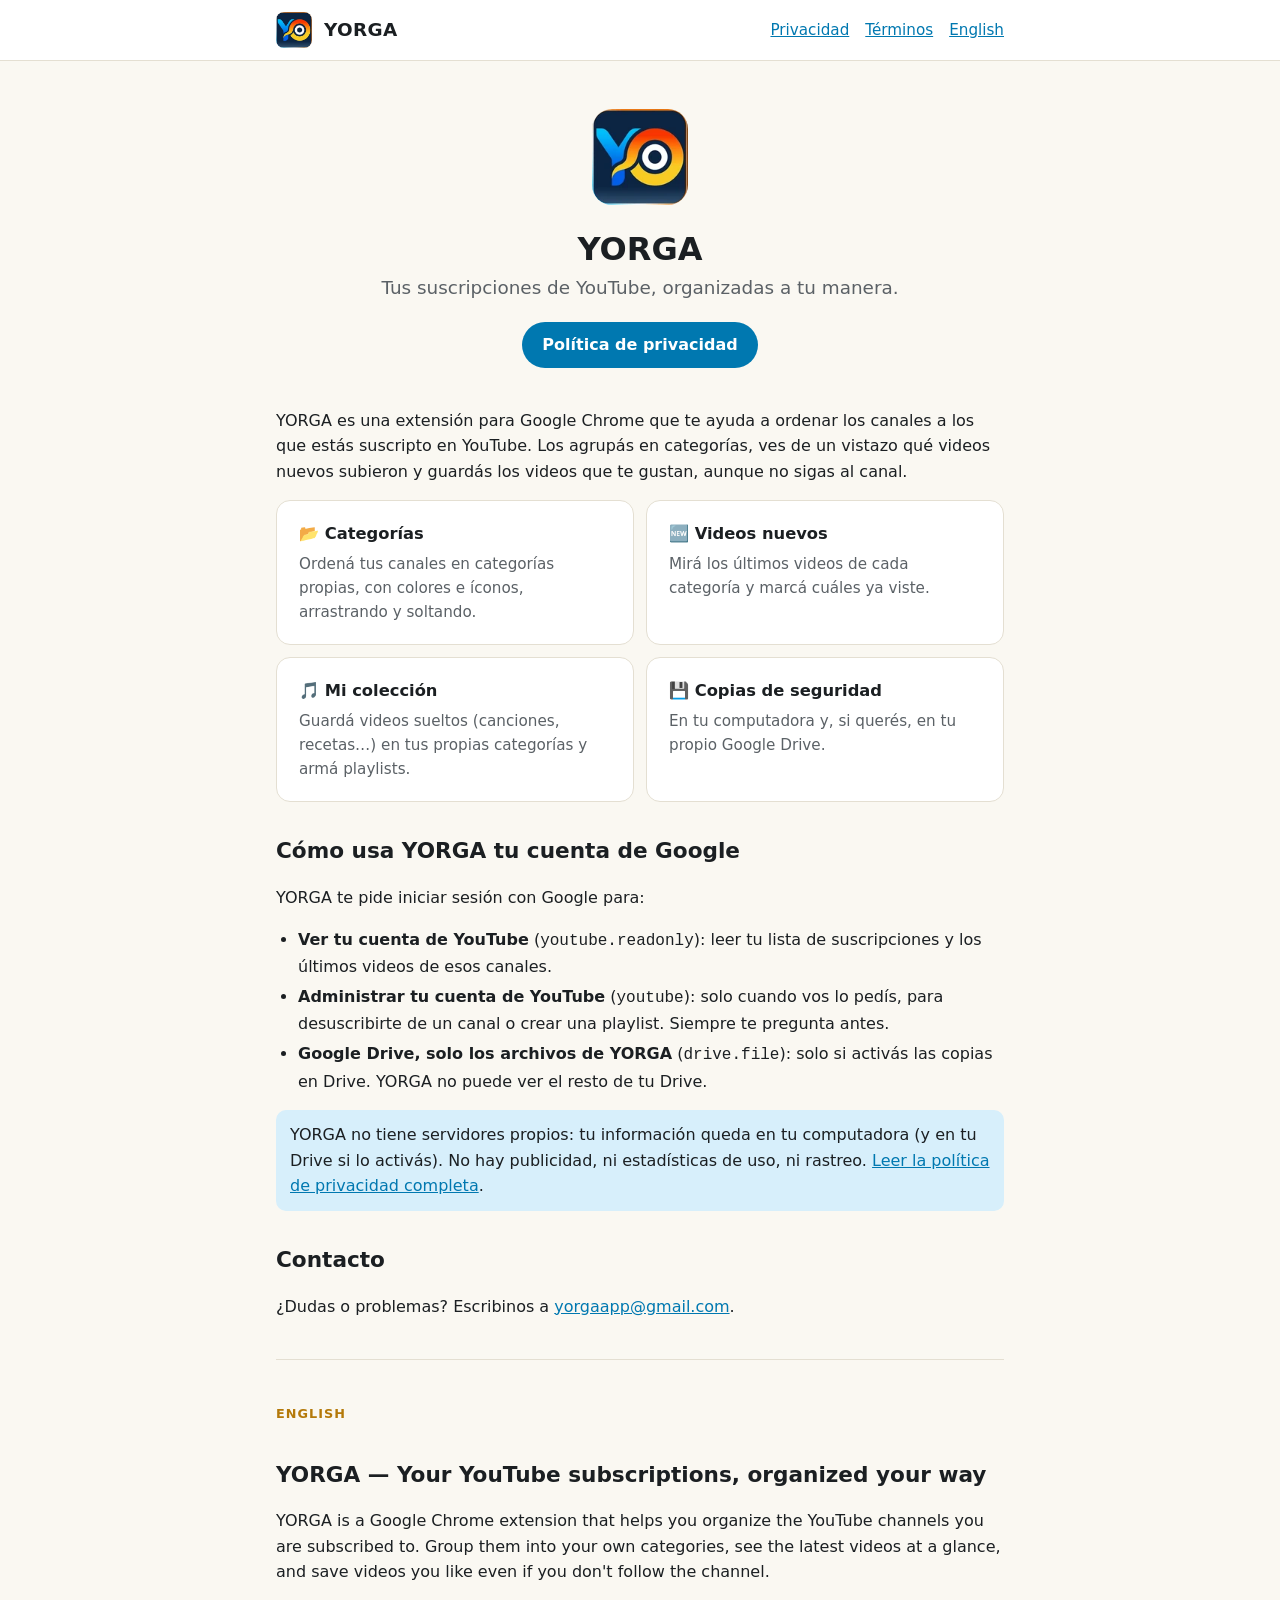
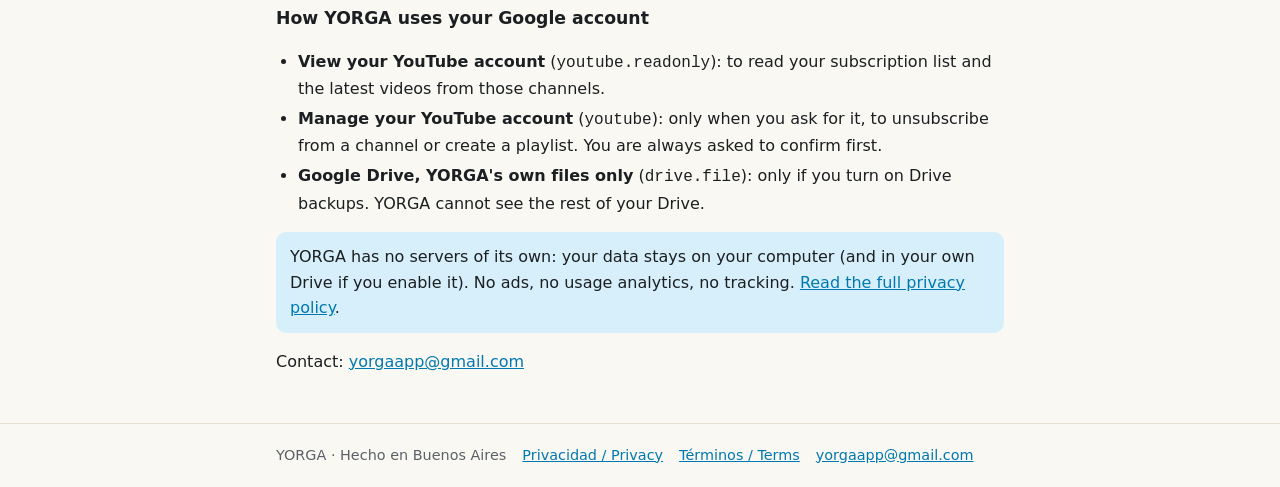
<file: index.html>
<!doctype html>
<html lang="es">
<head>
<meta charset="utf-8">
<meta name="viewport" content="width=device-width, initial-scale=1">
<title>YORGA — Tus suscripciones de YouTube, organizadas</title>
<meta name="description" content="YORGA es una extensión de Chrome para organizar tus suscripciones de YouTube en categorías, ver los videos nuevos y guardar tus videos favoritos. Sin servidores, sin publicidad y sin rastreo.">
<link rel="canonical" href="https://yorgaapp.com/">
<link rel="icon" href="icon128.png">
<link rel="stylesheet" href="estilo.css">
</head>
<body>
<header class="top">
  <div class="wrap">
    <img src="yorga-icon.webp" alt="">
    <a class="name" href="./">YORGA</a>
    <nav>
      <a href="privacidad.html">Privacidad</a>
      <a href="terminos.html">Términos</a>
      <a href="#en">English</a>
    </nav>
  </div>
</header>

<main class="wrap">
  <section class="hero">
    <img src="yorga-icon.webp" alt="Logo de YORGA">
    <h1>YORGA</h1>
    <p class="lead">Tus suscripciones de YouTube, organizadas a tu manera.</p>
    <a class="btn" href="privacidad.html">Política de privacidad</a>
  </section>

  <p>YORGA es una extensión para Google Chrome que te ayuda a ordenar los canales a los que estás suscripto en YouTube. Los agrupás en categorías, ves de un vistazo qué videos nuevos subieron y guardás los videos que te gustan, aunque no sigas al canal.</p>

  <div class="grid">
    <div class="card"><h3>📂 Categorías</h3><p>Ordená tus canales en categorías propias, con colores e íconos, arrastrando y soltando.</p></div>
    <div class="card"><h3>🆕 Videos nuevos</h3><p>Mirá los últimos videos de cada categoría y marcá cuáles ya viste.</p></div>
    <div class="card"><h3>🎵 Mi colección</h3><p>Guardá videos sueltos (canciones, recetas…) en tus propias categorías y armá playlists.</p></div>
    <div class="card"><h3>💾 Copias de seguridad</h3><p>En tu computadora y, si querés, en tu propio Google Drive.</p></div>
  </div>

  <h2>Cómo usa YORGA tu cuenta de Google</h2>
  <p>YORGA te pide iniciar sesión con Google para:</p>
  <ul>
    <li><strong>Ver tu cuenta de YouTube</strong> (<code>youtube.readonly</code>): leer tu lista de suscripciones y los últimos videos de esos canales.</li>
    <li><strong>Administrar tu cuenta de YouTube</strong> (<code>youtube</code>): solo cuando vos lo pedís, para desuscribirte de un canal o crear una playlist. Siempre te pregunta antes.</li>
    <li><strong>Google Drive, solo los archivos de YORGA</strong> (<code>drive.file</code>): solo si activás las copias en Drive. YORGA no puede ver el resto de tu Drive.</li>
  </ul>
  <p class="note">YORGA no tiene servidores propios: tu información queda en tu computadora (y en tu Drive si lo activás). No hay publicidad, ni estadísticas de uso, ni rastreo. <a href="privacidad.html">Leer la política de privacidad completa</a>.</p>

  <h2>Contacto</h2>
  <p>¿Dudas o problemas? Escribinos a <a href="mailto:yorgaapp@gmail.com">yorgaapp@gmail.com</a>.</p>

  <hr id="en">

  <span class="lang">English</span>
  <h2>YORGA — Your YouTube subscriptions, organized your way</h2>
  <p>YORGA is a Google Chrome extension that helps you organize the YouTube channels you are subscribed to. Group them into your own categories, see the latest videos at a glance, and save videos you like even if you don't follow the channel.</p>
  <h3>How YORGA uses your Google account</h3>
  <ul>
    <li><strong>View your YouTube account</strong> (<code>youtube.readonly</code>): to read your subscription list and the latest videos from those channels.</li>
    <li><strong>Manage your YouTube account</strong> (<code>youtube</code>): only when you ask for it, to unsubscribe from a channel or create a playlist. You are always asked to confirm first.</li>
    <li><strong>Google Drive, YORGA's own files only</strong> (<code>drive.file</code>): only if you turn on Drive backups. YORGA cannot see the rest of your Drive.</li>
  </ul>
  <p class="note">YORGA has no servers of its own: your data stays on your computer (and in your own Drive if you enable it). No ads, no usage analytics, no tracking. <a href="privacidad.html#en">Read the full privacy policy</a>.</p>
  <p>Contact: <a href="mailto:yorgaapp@gmail.com">yorgaapp@gmail.com</a></p>
</main>

<footer>
  <div class="wrap">
    <span>YORGA · Hecho en Buenos Aires</span>
    <a href="privacidad.html">Privacidad / Privacy</a>
    <a href="terminos.html">Términos / Terms</a>
    <a href="mailto:yorgaapp@gmail.com">yorgaapp@gmail.com</a>
  </div>
</footer>
</body>
</html>
</file>
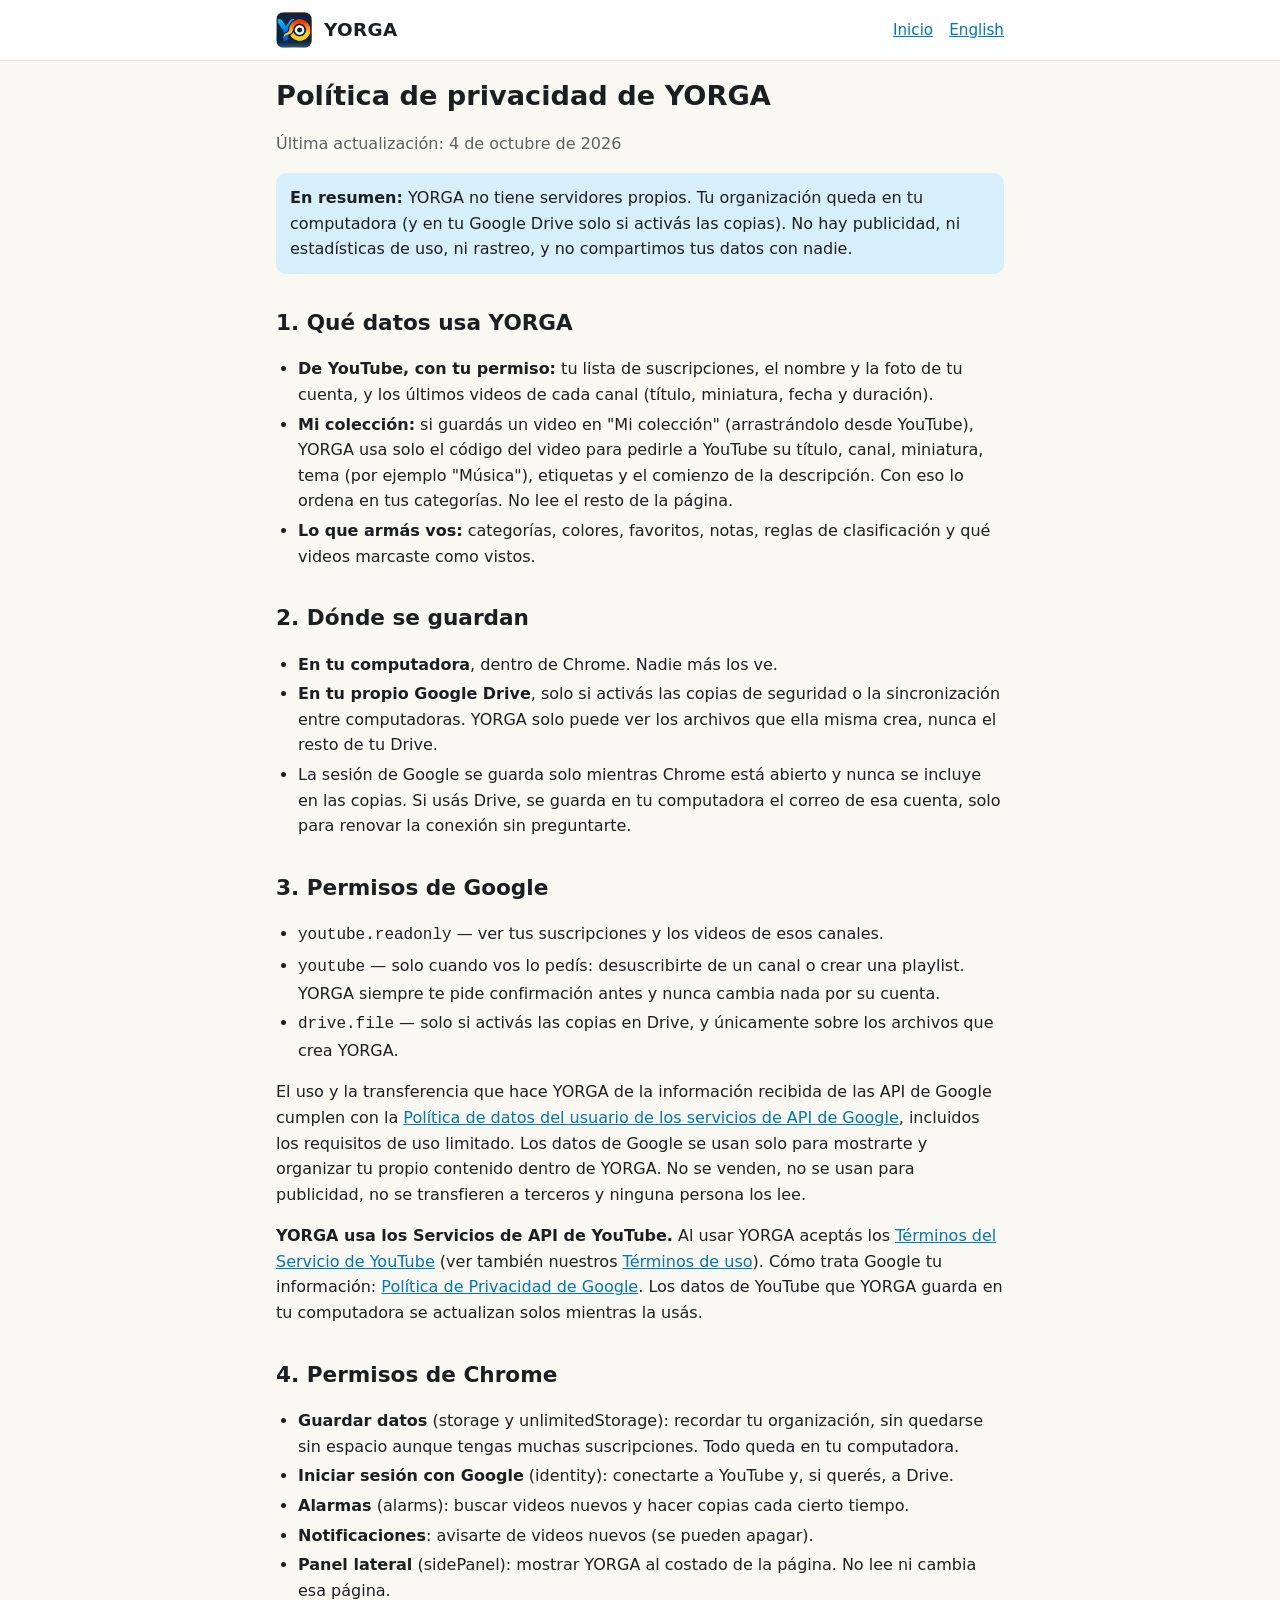
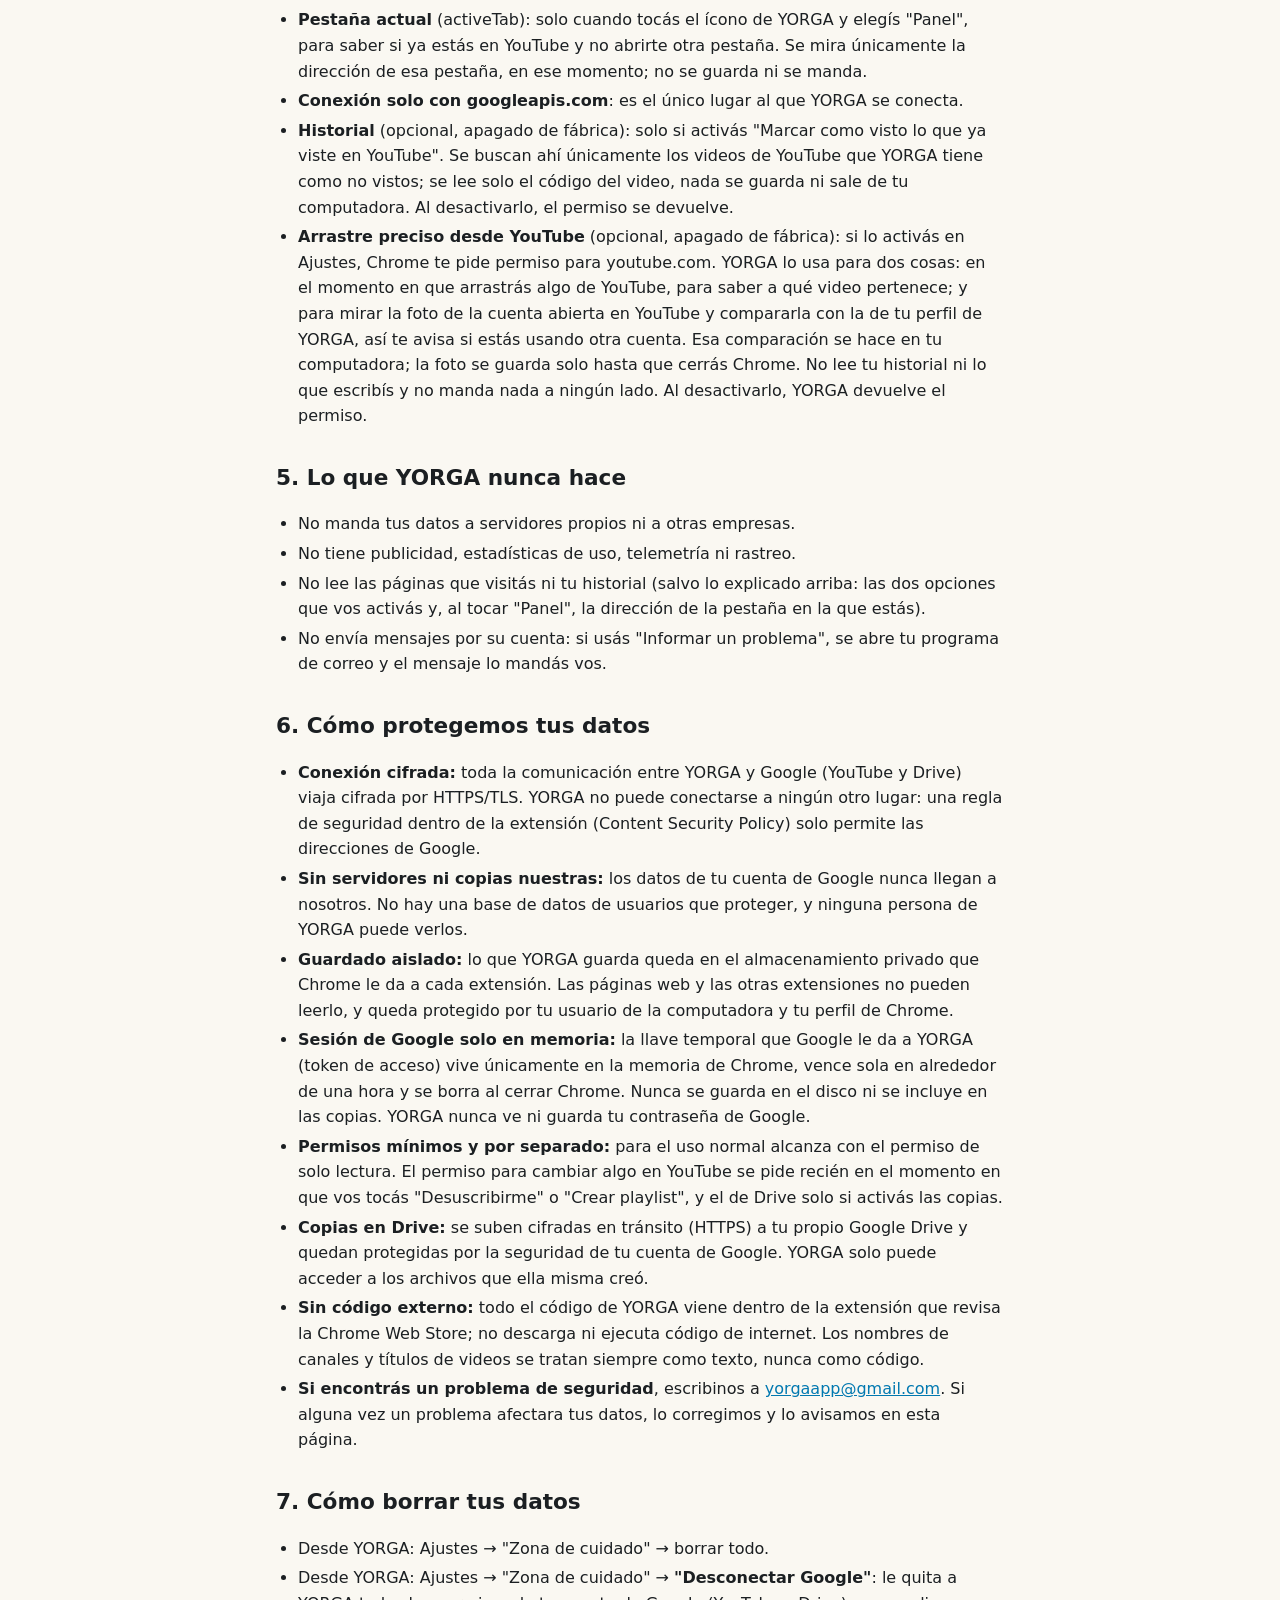
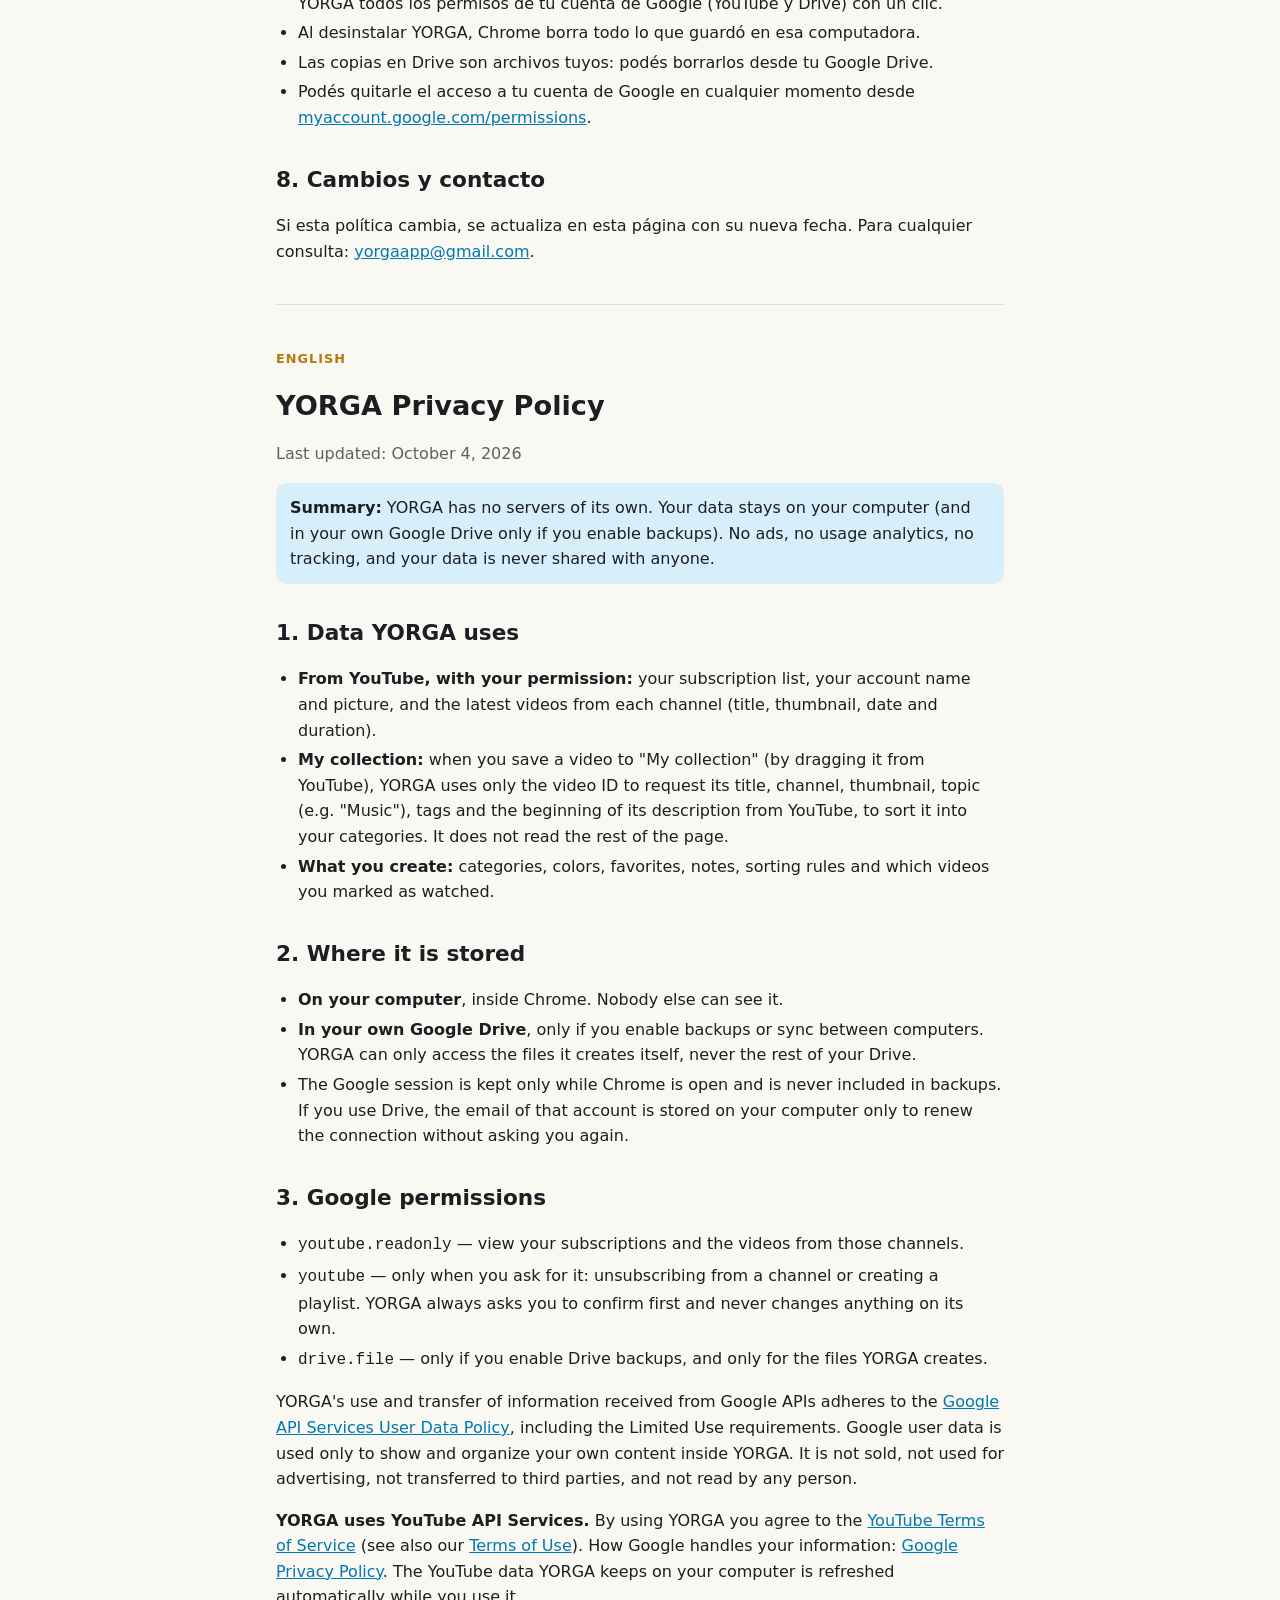
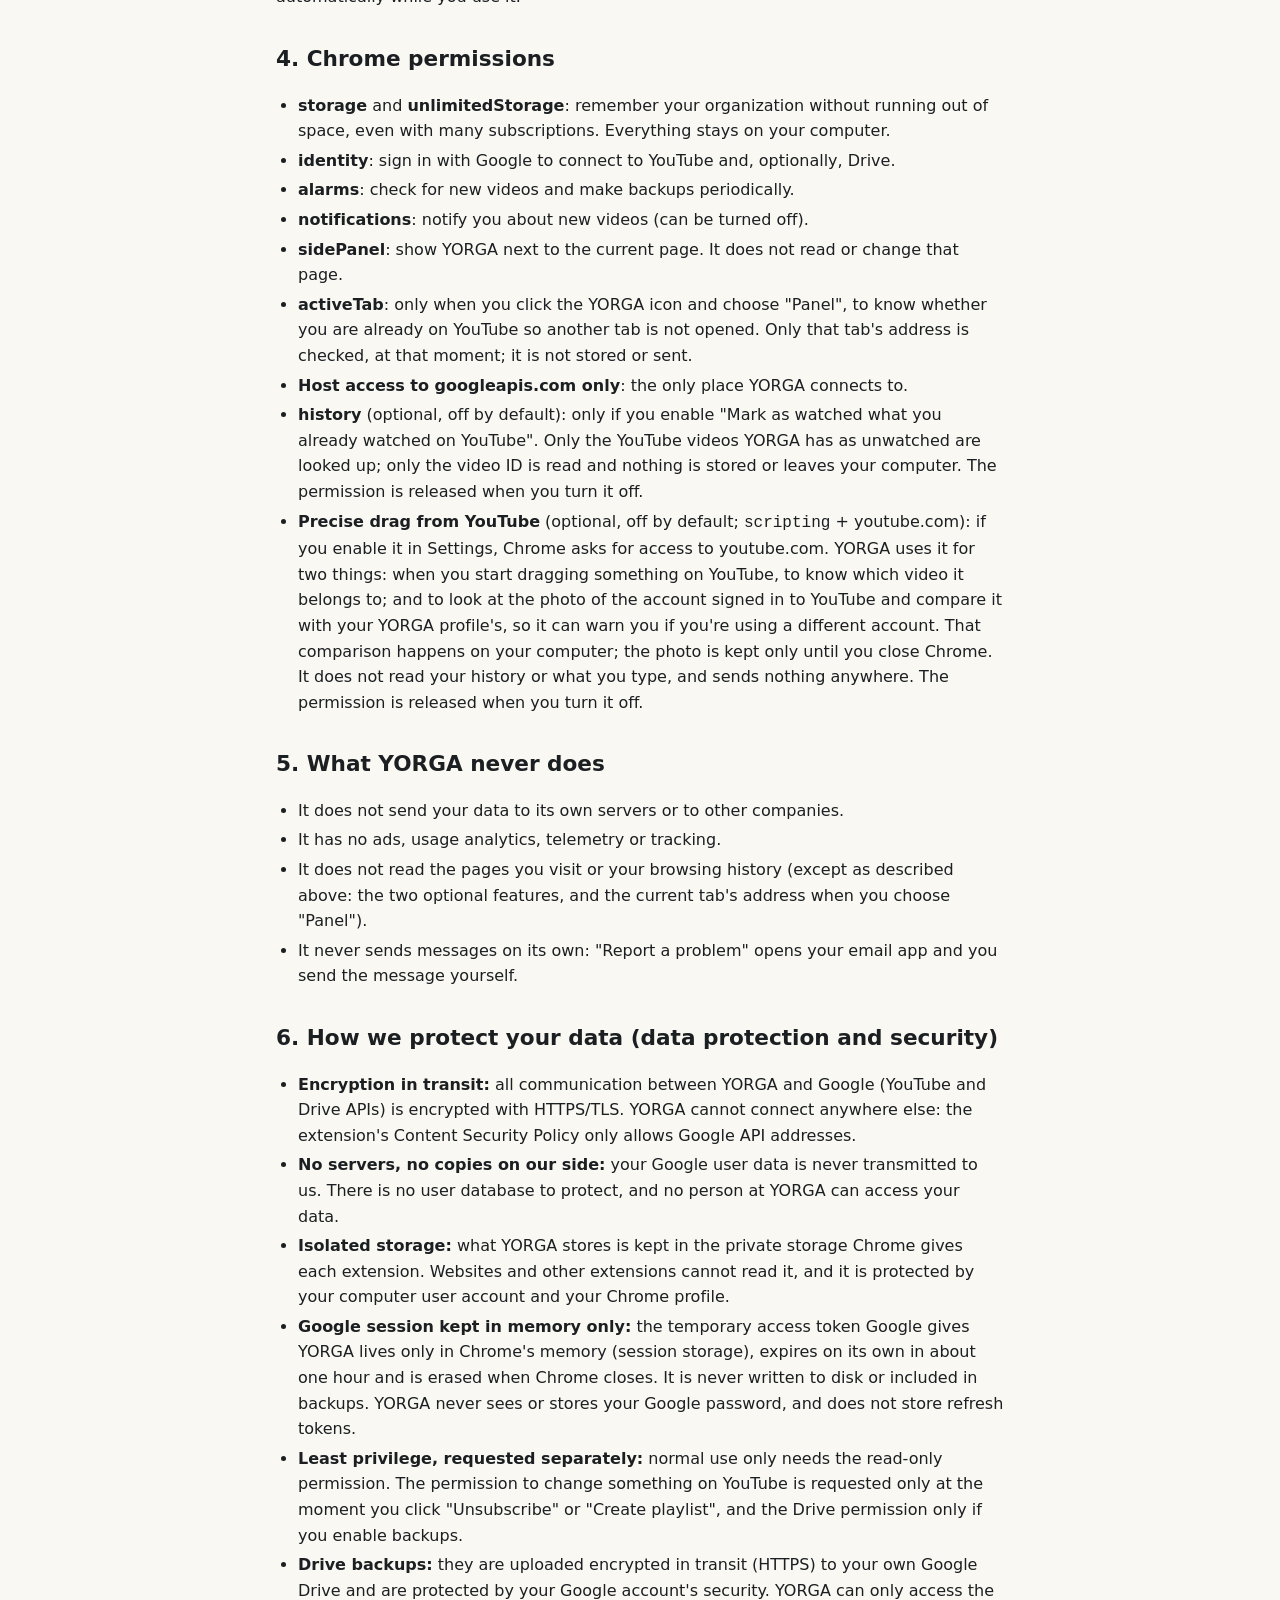
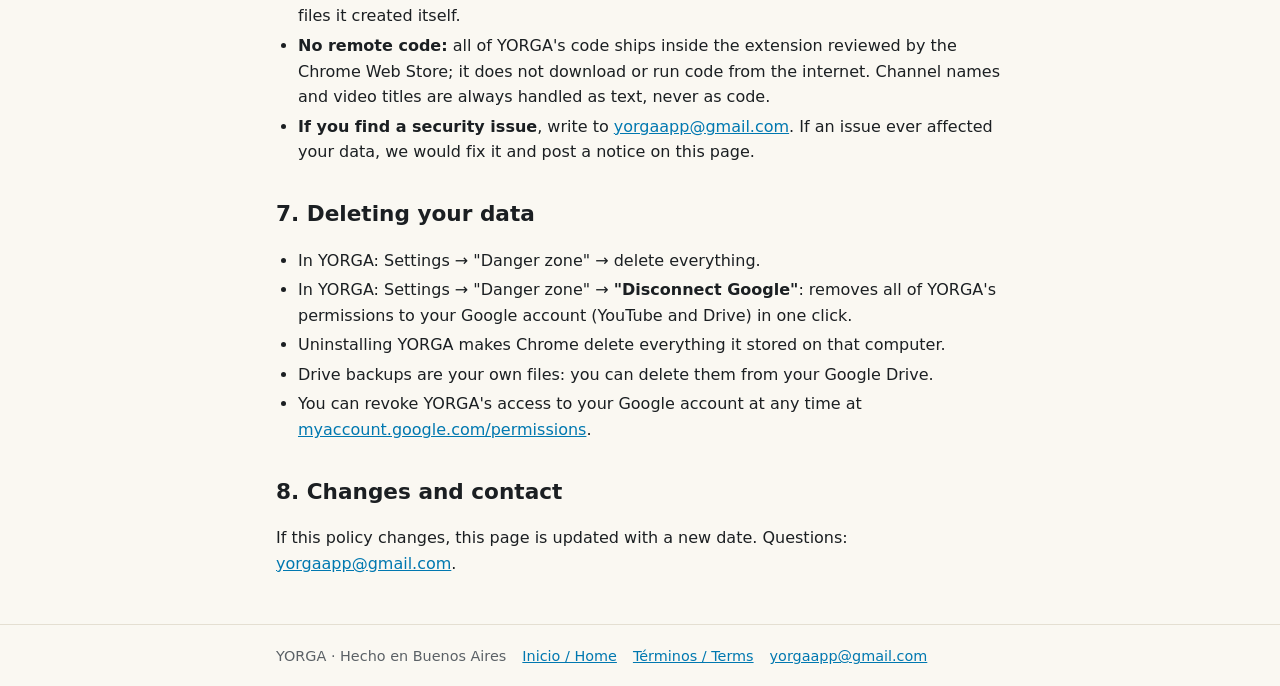
<file: privacidad.html>
<!doctype html>
<html lang="es">
<head>
<meta charset="utf-8">
<meta name="viewport" content="width=device-width, initial-scale=1">
<title>Política de privacidad — YORGA</title>
<meta name="description" content="Política de privacidad de YORGA, la extensión de Chrome para organizar tus suscripciones de YouTube.">
<link rel="canonical" href="https://yorgaapp.com/privacidad.html">
<link rel="icon" href="icon128.png">
<link rel="stylesheet" href="estilo.css">
</head>
<body>
<header class="top">
  <div class="wrap">
    <img src="yorga-icon.webp" alt="">
    <a class="name" href="./">YORGA</a>
    <nav>
      <a href="./">Inicio</a>
      <a href="#en">English</a>
    </nav>
  </div>
</header>

<main class="wrap">
  <h1>Política de privacidad de YORGA</h1>
  <p class="muted">Última actualización: 4 de octubre de 2026</p>

  <p class="note"><strong>En resumen:</strong> YORGA no tiene servidores propios. Tu organización queda en tu computadora (y en tu Google Drive solo si activás las copias). No hay publicidad, ni estadísticas de uso, ni rastreo, y no compartimos tus datos con nadie.</p>

  <h2>1. Qué datos usa YORGA</h2>
  <ul>
    <li><strong>De YouTube, con tu permiso:</strong> tu lista de suscripciones, el nombre y la foto de tu cuenta, y los últimos videos de cada canal (título, miniatura, fecha y duración).</li>
    <li><strong>Mi colección:</strong> si guardás un video en "Mi colección" (arrastrándolo desde YouTube), YORGA usa solo el código del video para pedirle a YouTube su título, canal, miniatura, tema (por ejemplo "Música"), etiquetas y el comienzo de la descripción. Con eso lo ordena en tus categorías. No lee el resto de la página.</li>
    <li><strong>Lo que armás vos:</strong> categorías, colores, favoritos, notas, reglas de clasificación y qué videos marcaste como vistos.</li>
  </ul>

  <h2>2. Dónde se guardan</h2>
  <ul>
    <li><strong>En tu computadora</strong>, dentro de Chrome. Nadie más los ve.</li>
    <li><strong>En tu propio Google Drive</strong>, solo si activás las copias de seguridad o la sincronización entre computadoras. YORGA solo puede ver los archivos que ella misma crea, nunca el resto de tu Drive.</li>
    <li>La sesión de Google se guarda solo mientras Chrome está abierto y nunca se incluye en las copias. Si usás Drive, se guarda en tu computadora el correo de esa cuenta, solo para renovar la conexión sin preguntarte.</li>
  </ul>

  <h2>3. Permisos de Google</h2>
  <ul>
    <li><code>youtube.readonly</code> — ver tus suscripciones y los videos de esos canales.</li>
    <li><code>youtube</code> — solo cuando vos lo pedís: desuscribirte de un canal o crear una playlist. YORGA siempre te pide confirmación antes y nunca cambia nada por su cuenta.</li>
    <li><code>drive.file</code> — solo si activás las copias en Drive, y únicamente sobre los archivos que crea YORGA.</li>
  </ul>
  <p>El uso y la transferencia que hace YORGA de la información recibida de las API de Google cumplen con la <a href="https://developers.google.com/terms/api-services-user-data-policy">Política de datos del usuario de los servicios de API de Google</a>, incluidos los requisitos de uso limitado. Los datos de Google se usan solo para mostrarte y organizar tu propio contenido dentro de YORGA. No se venden, no se usan para publicidad, no se transfieren a terceros y ninguna persona los lee.</p>
  <p><strong>YORGA usa los Servicios de API de YouTube.</strong> Al usar YORGA aceptás los <a href="https://www.youtube.com/t/terms">Términos del Servicio de YouTube</a> (ver también nuestros <a href="terminos.html">Términos de uso</a>). Cómo trata Google tu información: <a href="https://policies.google.com/privacy">Política de Privacidad de Google</a>. Los datos de YouTube que YORGA guarda en tu computadora se actualizan solos mientras la usás.</p>

  <h2>4. Permisos de Chrome</h2>
  <ul>
    <li><strong>Guardar datos</strong> (storage y unlimitedStorage): recordar tu organización, sin quedarse sin espacio aunque tengas muchas suscripciones. Todo queda en tu computadora.</li>
    <li><strong>Iniciar sesión con Google</strong> (identity): conectarte a YouTube y, si querés, a Drive.</li>
    <li><strong>Alarmas</strong> (alarms): buscar videos nuevos y hacer copias cada cierto tiempo.</li>
    <li><strong>Notificaciones</strong>: avisarte de videos nuevos (se pueden apagar).</li>
    <li><strong>Panel lateral</strong> (sidePanel): mostrar YORGA al costado de la página. No lee ni cambia esa página.</li>
    <li><strong>Pestaña actual</strong> (activeTab): solo cuando tocás el ícono de YORGA y elegís "Panel", para saber si ya estás en YouTube y no abrirte otra pestaña. Se mira únicamente la dirección de esa pestaña, en ese momento; no se guarda ni se manda.</li>
    <li><strong>Conexión solo con googleapis.com</strong>: es el único lugar al que YORGA se conecta.</li>
    <li><strong>Historial</strong> (opcional, apagado de fábrica): solo si activás "Marcar como visto lo que ya viste en YouTube". Se buscan ahí únicamente los videos de YouTube que YORGA tiene como no vistos; se lee solo el código del video, nada se guarda ni sale de tu computadora. Al desactivarlo, el permiso se devuelve.</li>
    <li><strong>Arrastre preciso desde YouTube</strong> (opcional, apagado de fábrica): si lo activás en Ajustes, Chrome te pide permiso para youtube.com. YORGA lo usa para dos cosas: en el momento en que arrastrás algo de YouTube, para saber a qué video pertenece; y para mirar la foto de la cuenta abierta en YouTube y compararla con la de tu perfil de YORGA, así te avisa si estás usando otra cuenta. Esa comparación se hace en tu computadora; la foto se guarda solo hasta que cerrás Chrome. No lee tu historial ni lo que escribís y no manda nada a ningún lado. Al desactivarlo, YORGA devuelve el permiso.</li>
  </ul>

  <h2>5. Lo que YORGA nunca hace</h2>
  <ul>
    <li>No manda tus datos a servidores propios ni a otras empresas.</li>
    <li>No tiene publicidad, estadísticas de uso, telemetría ni rastreo.</li>
    <li>No lee las páginas que visitás ni tu historial (salvo lo explicado arriba: las dos opciones que vos activás y, al tocar "Panel", la dirección de la pestaña en la que estás).</li>
    <li>No envía mensajes por su cuenta: si usás "Informar un problema", se abre tu programa de correo y el mensaje lo mandás vos.</li>
  </ul>

  <h2>6. Cómo protegemos tus datos</h2>
  <ul>
    <li><strong>Conexión cifrada:</strong> toda la comunicación entre YORGA y Google (YouTube y Drive) viaja cifrada por HTTPS/TLS. YORGA no puede conectarse a ningún otro lugar: una regla de seguridad dentro de la extensión (Content Security Policy) solo permite las direcciones de Google.</li>
    <li><strong>Sin servidores ni copias nuestras:</strong> los datos de tu cuenta de Google nunca llegan a nosotros. No hay una base de datos de usuarios que proteger, y ninguna persona de YORGA puede verlos.</li>
    <li><strong>Guardado aislado:</strong> lo que YORGA guarda queda en el almacenamiento privado que Chrome le da a cada extensión. Las páginas web y las otras extensiones no pueden leerlo, y queda protegido por tu usuario de la computadora y tu perfil de Chrome.</li>
    <li><strong>Sesión de Google solo en memoria:</strong> la llave temporal que Google le da a YORGA (token de acceso) vive únicamente en la memoria de Chrome, vence sola en alrededor de una hora y se borra al cerrar Chrome. Nunca se guarda en el disco ni se incluye en las copias. YORGA nunca ve ni guarda tu contraseña de Google.</li>
    <li><strong>Permisos mínimos y por separado:</strong> para el uso normal alcanza con el permiso de solo lectura. El permiso para cambiar algo en YouTube se pide recién en el momento en que vos tocás "Desuscribirme" o "Crear playlist", y el de Drive solo si activás las copias.</li>
    <li><strong>Copias en Drive:</strong> se suben cifradas en tránsito (HTTPS) a tu propio Google Drive y quedan protegidas por la seguridad de tu cuenta de Google. YORGA solo puede acceder a los archivos que ella misma creó.</li>
    <li><strong>Sin código externo:</strong> todo el código de YORGA viene dentro de la extensión que revisa la Chrome Web Store; no descarga ni ejecuta código de internet. Los nombres de canales y títulos de videos se tratan siempre como texto, nunca como código.</li>
    <li><strong>Si encontrás un problema de seguridad</strong>, escribinos a <a href="mailto:yorgaapp@gmail.com">yorgaapp@gmail.com</a>. Si alguna vez un problema afectara tus datos, lo corregimos y lo avisamos en esta página.</li>
  </ul>

  <h2>7. Cómo borrar tus datos</h2>
  <ul>
    <li>Desde YORGA: Ajustes → "Zona de cuidado" → borrar todo.</li>
    <li>Desde YORGA: Ajustes → "Zona de cuidado" → <strong>"Desconectar Google"</strong>: le quita a YORGA todos los permisos de tu cuenta de Google (YouTube y Drive) con un clic.</li>
    <li>Al desinstalar YORGA, Chrome borra todo lo que guardó en esa computadora.</li>
    <li>Las copias en Drive son archivos tuyos: podés borrarlos desde tu Google Drive.</li>
    <li>Podés quitarle el acceso a tu cuenta de Google en cualquier momento desde <a href="https://myaccount.google.com/permissions">myaccount.google.com/permissions</a>.</li>
  </ul>

  <h2>8. Cambios y contacto</h2>
  <p>Si esta política cambia, se actualiza en esta página con su nueva fecha. Para cualquier consulta: <a href="mailto:yorgaapp@gmail.com">yorgaapp@gmail.com</a>.</p>

  <hr id="en">

  <span class="lang">English</span>
  <h1>YORGA Privacy Policy</h1>
  <p class="muted">Last updated: October 4, 2026</p>

  <p class="note"><strong>Summary:</strong> YORGA has no servers of its own. Your data stays on your computer (and in your own Google Drive only if you enable backups). No ads, no usage analytics, no tracking, and your data is never shared with anyone.</p>

  <h2>1. Data YORGA uses</h2>
  <ul>
    <li><strong>From YouTube, with your permission:</strong> your subscription list, your account name and picture, and the latest videos from each channel (title, thumbnail, date and duration).</li>
    <li><strong>My collection:</strong> when you save a video to "My collection" (by dragging it from YouTube), YORGA uses only the video ID to request its title, channel, thumbnail, topic (e.g. "Music"), tags and the beginning of its description from YouTube, to sort it into your categories. It does not read the rest of the page.</li>
    <li><strong>What you create:</strong> categories, colors, favorites, notes, sorting rules and which videos you marked as watched.</li>
  </ul>

  <h2>2. Where it is stored</h2>
  <ul>
    <li><strong>On your computer</strong>, inside Chrome. Nobody else can see it.</li>
    <li><strong>In your own Google Drive</strong>, only if you enable backups or sync between computers. YORGA can only access the files it creates itself, never the rest of your Drive.</li>
    <li>The Google session is kept only while Chrome is open and is never included in backups. If you use Drive, the email of that account is stored on your computer only to renew the connection without asking you again.</li>
  </ul>

  <h2>3. Google permissions</h2>
  <ul>
    <li><code>youtube.readonly</code> — view your subscriptions and the videos from those channels.</li>
    <li><code>youtube</code> — only when you ask for it: unsubscribing from a channel or creating a playlist. YORGA always asks you to confirm first and never changes anything on its own.</li>
    <li><code>drive.file</code> — only if you enable Drive backups, and only for the files YORGA creates.</li>
  </ul>
  <p>YORGA's use and transfer of information received from Google APIs adheres to the <a href="https://developers.google.com/terms/api-services-user-data-policy">Google API Services User Data Policy</a>, including the Limited Use requirements. Google user data is used only to show and organize your own content inside YORGA. It is not sold, not used for advertising, not transferred to third parties, and not read by any person.</p>
  <p><strong>YORGA uses YouTube API Services.</strong> By using YORGA you agree to the <a href="https://www.youtube.com/t/terms">YouTube Terms of Service</a> (see also our <a href="terminos.html#en">Terms of Use</a>). How Google handles your information: <a href="https://policies.google.com/privacy">Google Privacy Policy</a>. The YouTube data YORGA keeps on your computer is refreshed automatically while you use it.</p>

  <h2>4. Chrome permissions</h2>
  <ul>
    <li><strong>storage</strong> and <strong>unlimitedStorage</strong>: remember your organization without running out of space, even with many subscriptions. Everything stays on your computer.</li>
    <li><strong>identity</strong>: sign in with Google to connect to YouTube and, optionally, Drive.</li>
    <li><strong>alarms</strong>: check for new videos and make backups periodically.</li>
    <li><strong>notifications</strong>: notify you about new videos (can be turned off).</li>
    <li><strong>sidePanel</strong>: show YORGA next to the current page. It does not read or change that page.</li>
    <li><strong>activeTab</strong>: only when you click the YORGA icon and choose "Panel", to know whether you are already on YouTube so another tab is not opened. Only that tab's address is checked, at that moment; it is not stored or sent.</li>
    <li><strong>Host access to googleapis.com only</strong>: the only place YORGA connects to.</li>
    <li><strong>history</strong> (optional, off by default): only if you enable "Mark as watched what you already watched on YouTube". Only the YouTube videos YORGA has as unwatched are looked up; only the video ID is read and nothing is stored or leaves your computer. The permission is released when you turn it off.</li>
    <li><strong>Precise drag from YouTube</strong> (optional, off by default; <code>scripting</code> + youtube.com): if you enable it in Settings, Chrome asks for access to youtube.com. YORGA uses it for two things: when you start dragging something on YouTube, to know which video it belongs to; and to look at the photo of the account signed in to YouTube and compare it with your YORGA profile's, so it can warn you if you're using a different account. That comparison happens on your computer; the photo is kept only until you close Chrome. It does not read your history or what you type, and sends nothing anywhere. The permission is released when you turn it off.</li>
  </ul>

  <h2>5. What YORGA never does</h2>
  <ul>
    <li>It does not send your data to its own servers or to other companies.</li>
    <li>It has no ads, usage analytics, telemetry or tracking.</li>
    <li>It does not read the pages you visit or your browsing history (except as described above: the two optional features, and the current tab's address when you choose "Panel").</li>
    <li>It never sends messages on its own: "Report a problem" opens your email app and you send the message yourself.</li>
  </ul>

  <h2>6. How we protect your data (data protection and security)</h2>
  <ul>
    <li><strong>Encryption in transit:</strong> all communication between YORGA and Google (YouTube and Drive APIs) is encrypted with HTTPS/TLS. YORGA cannot connect anywhere else: the extension's Content Security Policy only allows Google API addresses.</li>
    <li><strong>No servers, no copies on our side:</strong> your Google user data is never transmitted to us. There is no user database to protect, and no person at YORGA can access your data.</li>
    <li><strong>Isolated storage:</strong> what YORGA stores is kept in the private storage Chrome gives each extension. Websites and other extensions cannot read it, and it is protected by your computer user account and your Chrome profile.</li>
    <li><strong>Google session kept in memory only:</strong> the temporary access token Google gives YORGA lives only in Chrome's memory (session storage), expires on its own in about one hour and is erased when Chrome closes. It is never written to disk or included in backups. YORGA never sees or stores your Google password, and does not store refresh tokens.</li>
    <li><strong>Least privilege, requested separately:</strong> normal use only needs the read-only permission. The permission to change something on YouTube is requested only at the moment you click "Unsubscribe" or "Create playlist", and the Drive permission only if you enable backups.</li>
    <li><strong>Drive backups:</strong> they are uploaded encrypted in transit (HTTPS) to your own Google Drive and are protected by your Google account's security. YORGA can only access the files it created itself.</li>
    <li><strong>No remote code:</strong> all of YORGA's code ships inside the extension reviewed by the Chrome Web Store; it does not download or run code from the internet. Channel names and video titles are always handled as text, never as code.</li>
    <li><strong>If you find a security issue</strong>, write to <a href="mailto:yorgaapp@gmail.com">yorgaapp@gmail.com</a>. If an issue ever affected your data, we would fix it and post a notice on this page.</li>
  </ul>

  <h2>7. Deleting your data</h2>
  <ul>
    <li>In YORGA: Settings → "Danger zone" → delete everything.</li>
    <li>In YORGA: Settings → "Danger zone" → <strong>"Disconnect Google"</strong>: removes all of YORGA's permissions to your Google account (YouTube and Drive) in one click.</li>
    <li>Uninstalling YORGA makes Chrome delete everything it stored on that computer.</li>
    <li>Drive backups are your own files: you can delete them from your Google Drive.</li>
    <li>You can revoke YORGA's access to your Google account at any time at <a href="https://myaccount.google.com/permissions">myaccount.google.com/permissions</a>.</li>
  </ul>

  <h2>8. Changes and contact</h2>
  <p>If this policy changes, this page is updated with a new date. Questions: <a href="mailto:yorgaapp@gmail.com">yorgaapp@gmail.com</a>.</p>
</main>

<footer>
  <div class="wrap">
    <span>YORGA · Hecho en Buenos Aires</span>
    <a href="./">Inicio / Home</a>
    <a href="terminos.html">Términos / Terms</a>
    <a href="mailto:yorgaapp@gmail.com">yorgaapp@gmail.com</a>
  </div>
</footer>
</body>
</html>
</file>
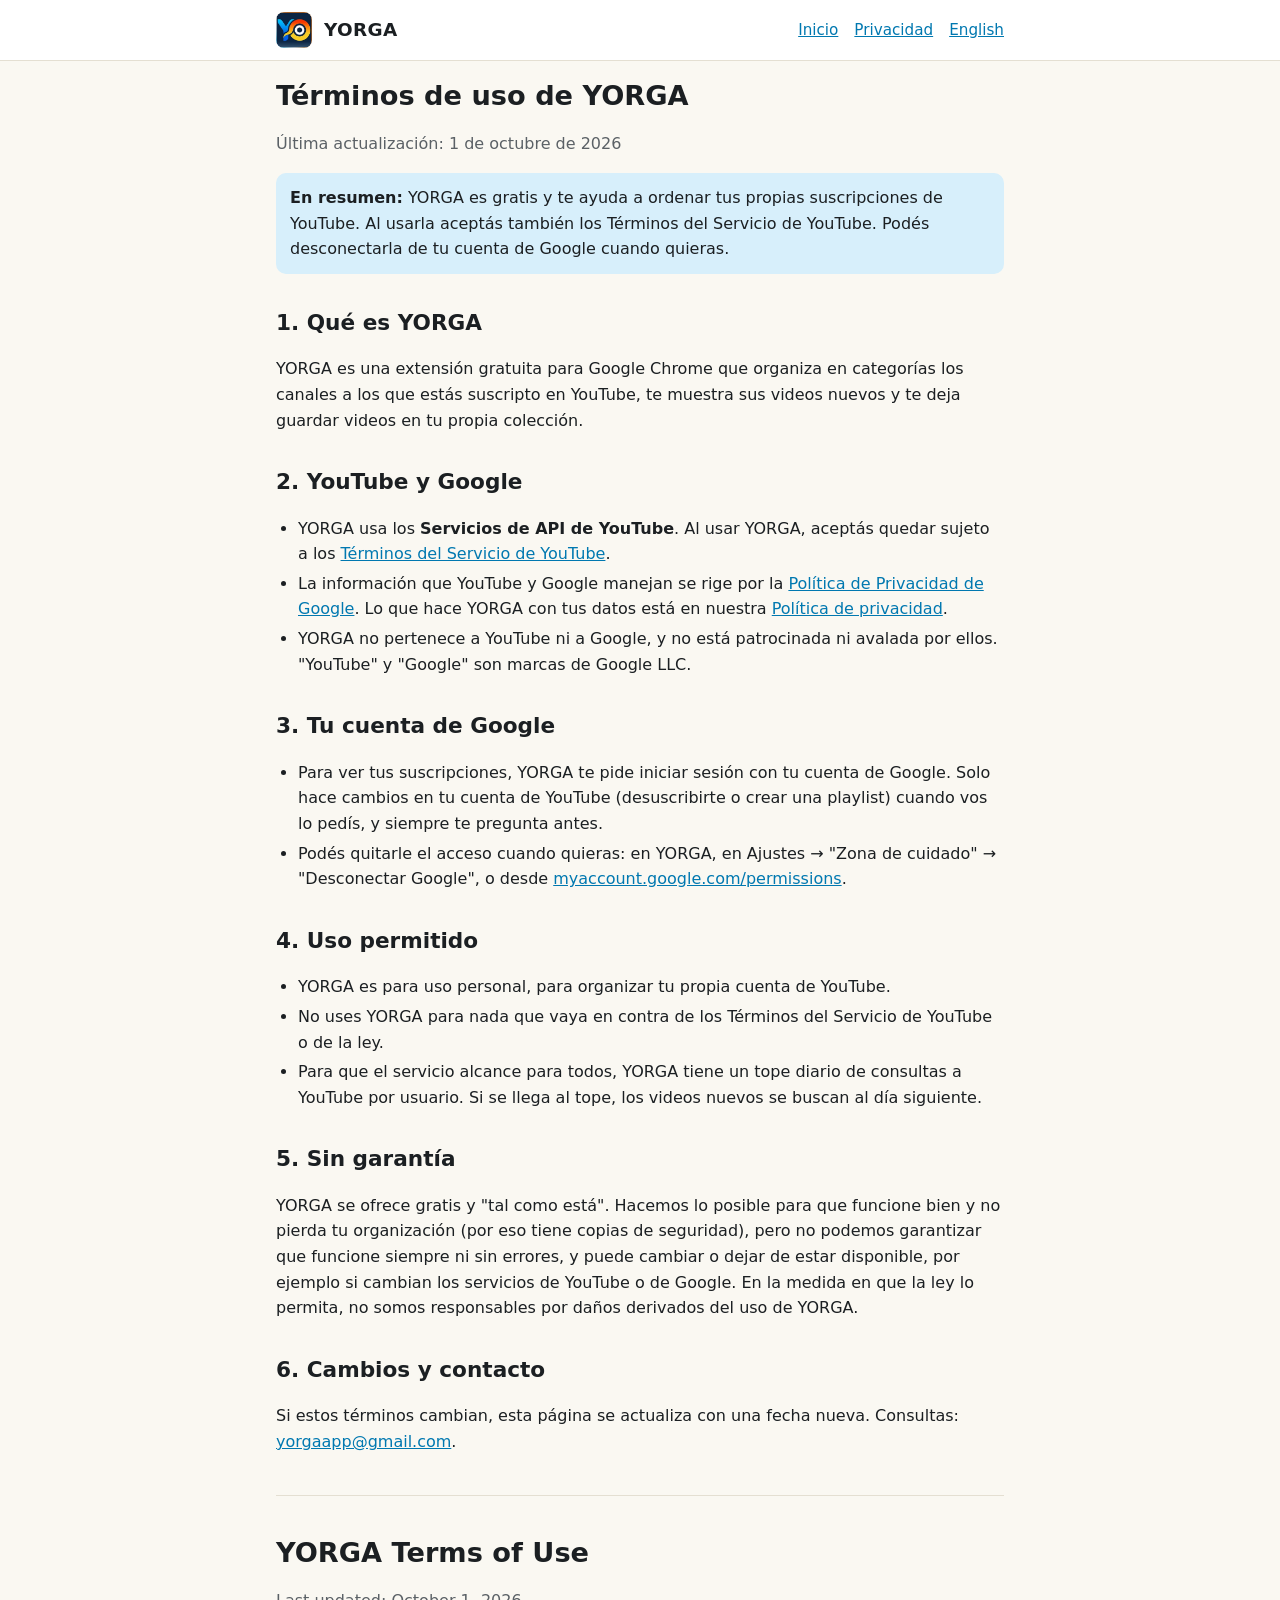
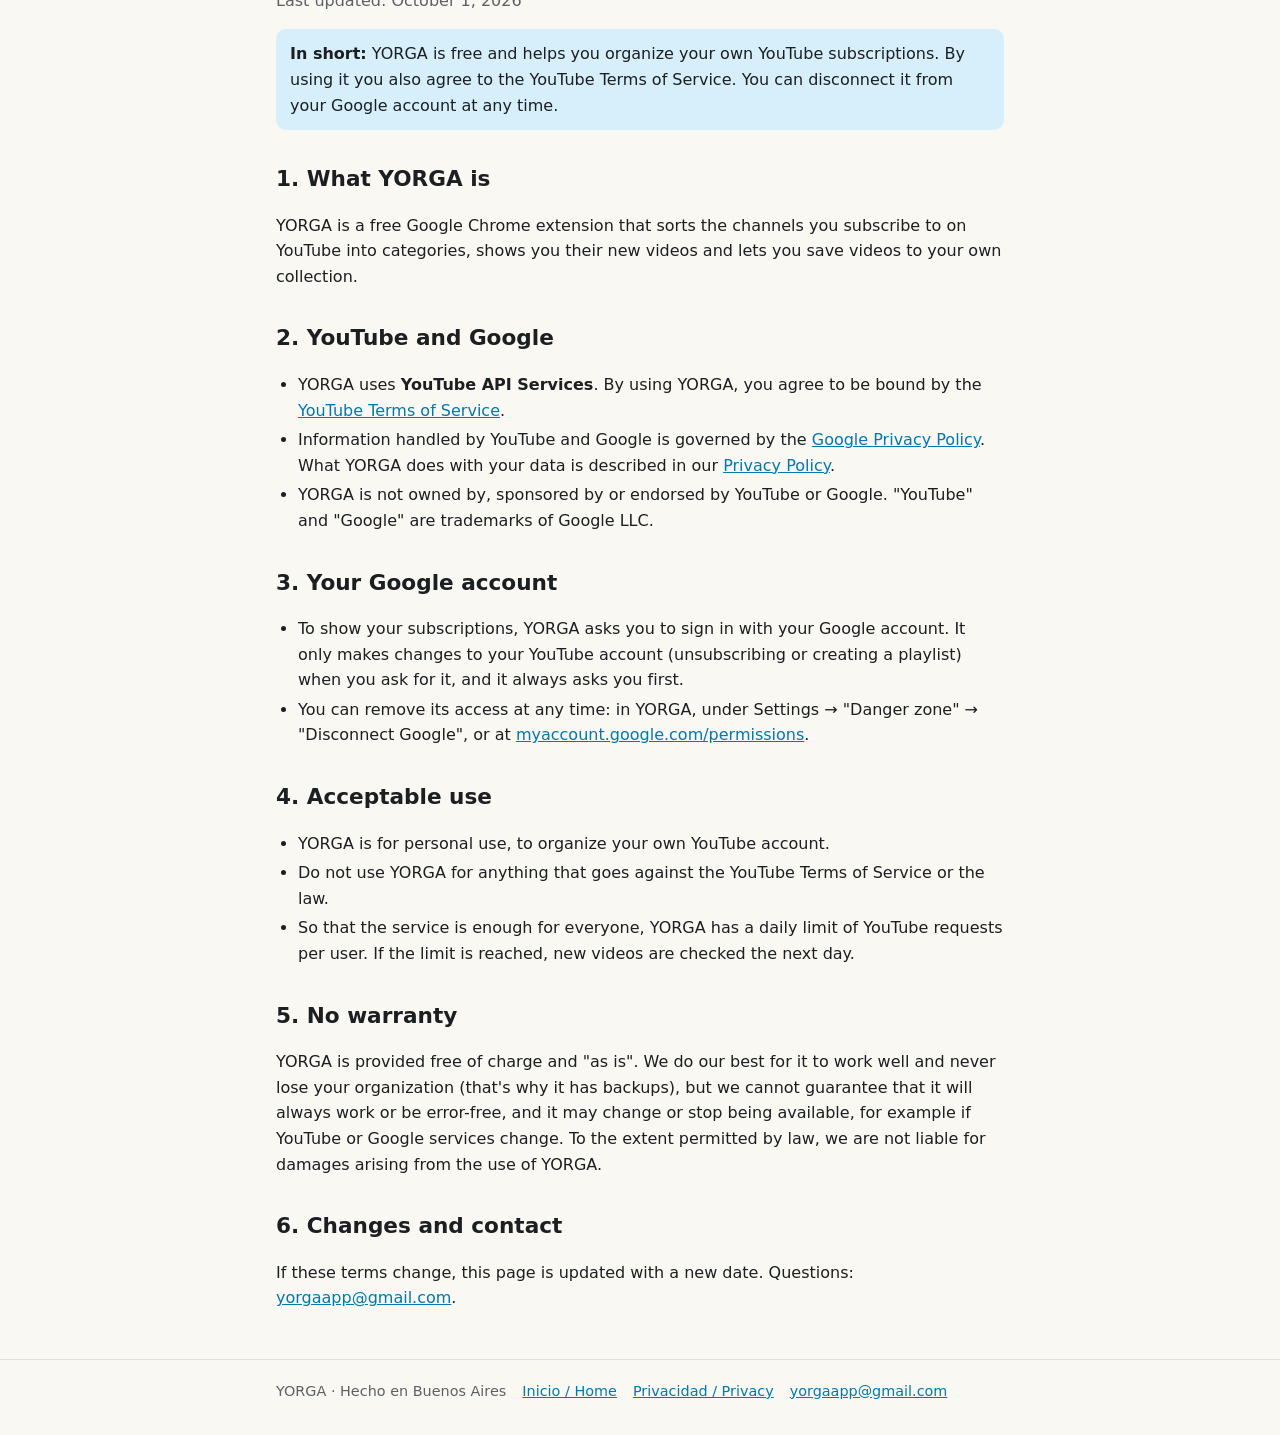
<file: terminos.html>
<!doctype html>
<html lang="es">
<head>
<meta charset="utf-8">
<meta name="viewport" content="width=device-width, initial-scale=1">
<title>Términos de uso — YORGA</title>
<meta name="description" content="Términos de uso de YORGA, la extensión de Chrome para organizar tus suscripciones de YouTube.">
<link rel="canonical" href="https://yorgaapp.com/terminos.html">
<link rel="icon" href="icon128.png">
<link rel="stylesheet" href="estilo.css">
</head>
<body>
<header class="top">
  <div class="wrap">
    <img src="yorga-icon.webp" alt="">
    <a class="name" href="./">YORGA</a>
    <nav>
      <a href="./">Inicio</a>
      <a href="privacidad.html">Privacidad</a>
      <a href="#en">English</a>
    </nav>
  </div>
</header>

<main class="wrap">
  <h1>Términos de uso de YORGA</h1>
  <p class="muted">Última actualización: 1 de octubre de 2026</p>

  <p class="note"><strong>En resumen:</strong> YORGA es gratis y te ayuda a ordenar tus propias suscripciones de YouTube. Al usarla aceptás también los Términos del Servicio de YouTube. Podés desconectarla de tu cuenta de Google cuando quieras.</p>

  <h2>1. Qué es YORGA</h2>
  <p>YORGA es una extensión gratuita para Google Chrome que organiza en categorías los canales a los que estás suscripto en YouTube, te muestra sus videos nuevos y te deja guardar videos en tu propia colección.</p>

  <h2>2. YouTube y Google</h2>
  <ul>
    <li>YORGA usa los <strong>Servicios de API de YouTube</strong>. Al usar YORGA, aceptás quedar sujeto a los <a href="https://www.youtube.com/t/terms">Términos del Servicio de YouTube</a>.</li>
    <li>La información que YouTube y Google manejan se rige por la <a href="https://policies.google.com/privacy">Política de Privacidad de Google</a>. Lo que hace YORGA con tus datos está en nuestra <a href="privacidad.html">Política de privacidad</a>.</li>
    <li>YORGA no pertenece a YouTube ni a Google, y no está patrocinada ni avalada por ellos. "YouTube" y "Google" son marcas de Google LLC.</li>
  </ul>

  <h2>3. Tu cuenta de Google</h2>
  <ul>
    <li>Para ver tus suscripciones, YORGA te pide iniciar sesión con tu cuenta de Google. Solo hace cambios en tu cuenta de YouTube (desuscribirte o crear una playlist) cuando vos lo pedís, y siempre te pregunta antes.</li>
    <li>Podés quitarle el acceso cuando quieras: en YORGA, en Ajustes → "Zona de cuidado" → "Desconectar Google", o desde <a href="https://myaccount.google.com/permissions">myaccount.google.com/permissions</a>.</li>
  </ul>

  <h2>4. Uso permitido</h2>
  <ul>
    <li>YORGA es para uso personal, para organizar tu propia cuenta de YouTube.</li>
    <li>No uses YORGA para nada que vaya en contra de los Términos del Servicio de YouTube o de la ley.</li>
    <li>Para que el servicio alcance para todos, YORGA tiene un tope diario de consultas a YouTube por usuario. Si se llega al tope, los videos nuevos se buscan al día siguiente.</li>
  </ul>

  <h2>5. Sin garantía</h2>
  <p>YORGA se ofrece gratis y "tal como está". Hacemos lo posible para que funcione bien y no pierda tu organización (por eso tiene copias de seguridad), pero no podemos garantizar que funcione siempre ni sin errores, y puede cambiar o dejar de estar disponible, por ejemplo si cambian los servicios de YouTube o de Google. En la medida en que la ley lo permita, no somos responsables por daños derivados del uso de YORGA.</p>

  <h2>6. Cambios y contacto</h2>
  <p>Si estos términos cambian, esta página se actualiza con una fecha nueva. Consultas: <a href="mailto:yorgaapp@gmail.com">yorgaapp@gmail.com</a>.</p>

  <hr id="en">

  <h1>YORGA Terms of Use</h1>
  <p class="muted">Last updated: October 1, 2026</p>

  <p class="note"><strong>In short:</strong> YORGA is free and helps you organize your own YouTube subscriptions. By using it you also agree to the YouTube Terms of Service. You can disconnect it from your Google account at any time.</p>

  <h2>1. What YORGA is</h2>
  <p>YORGA is a free Google Chrome extension that sorts the channels you subscribe to on YouTube into categories, shows you their new videos and lets you save videos to your own collection.</p>

  <h2>2. YouTube and Google</h2>
  <ul>
    <li>YORGA uses <strong>YouTube API Services</strong>. By using YORGA, you agree to be bound by the <a href="https://www.youtube.com/t/terms">YouTube Terms of Service</a>.</li>
    <li>Information handled by YouTube and Google is governed by the <a href="https://policies.google.com/privacy">Google Privacy Policy</a>. What YORGA does with your data is described in our <a href="privacidad.html#en">Privacy Policy</a>.</li>
    <li>YORGA is not owned by, sponsored by or endorsed by YouTube or Google. "YouTube" and "Google" are trademarks of Google LLC.</li>
  </ul>

  <h2>3. Your Google account</h2>
  <ul>
    <li>To show your subscriptions, YORGA asks you to sign in with your Google account. It only makes changes to your YouTube account (unsubscribing or creating a playlist) when you ask for it, and it always asks you first.</li>
    <li>You can remove its access at any time: in YORGA, under Settings → "Danger zone" → "Disconnect Google", or at <a href="https://myaccount.google.com/permissions">myaccount.google.com/permissions</a>.</li>
  </ul>

  <h2>4. Acceptable use</h2>
  <ul>
    <li>YORGA is for personal use, to organize your own YouTube account.</li>
    <li>Do not use YORGA for anything that goes against the YouTube Terms of Service or the law.</li>
    <li>So that the service is enough for everyone, YORGA has a daily limit of YouTube requests per user. If the limit is reached, new videos are checked the next day.</li>
  </ul>

  <h2>5. No warranty</h2>
  <p>YORGA is provided free of charge and "as is". We do our best for it to work well and never lose your organization (that's why it has backups), but we cannot guarantee that it will always work or be error-free, and it may change or stop being available, for example if YouTube or Google services change. To the extent permitted by law, we are not liable for damages arising from the use of YORGA.</p>

  <h2>6. Changes and contact</h2>
  <p>If these terms change, this page is updated with a new date. Questions: <a href="mailto:yorgaapp@gmail.com">yorgaapp@gmail.com</a>.</p>
</main>

<footer>
  <div class="wrap">
    <span>YORGA · Hecho en Buenos Aires</span>
    <a href="./">Inicio / Home</a>
    <a href="privacidad.html">Privacidad / Privacy</a>
    <a href="mailto:yorgaapp@gmail.com">yorgaapp@gmail.com</a>
  </div>
</footer>
</body>
</html>
</file>
<file: estilo.css>
:root {
  --bg: #FAF8F2;
  --card: #FFFFFF;
  --ink: #1B1F22;
  --muted: #5B6166;
  --line: #E4DFD2;
  --accent: #0078B0;
  --accent-soft: #D7EFFB;
  --gold: #B4790A;
  --navy: #0C2442;
}
@media (prefers-color-scheme: dark) {
  :root {
    --bg: #14181B;
    --card: #1C2124;
    --ink: #ECEEF0;
    --muted: #A3AAB0;
    --line: #2C3337;
    --accent: #3FC1FF;
    --accent-soft: #123449;
    --gold: #F0B545;
  }
}
* { box-sizing: border-box; }
html { -webkit-text-size-adjust: 100%; }
body {
  margin: 0;
  background: var(--bg);
  color: var(--ink);
  font: 16px/1.6 system-ui, -apple-system, "Segoe UI", Roboto, sans-serif;
}
a { color: var(--accent); }
.wrap { max-width: 760px; margin: 0 auto; padding: 0 16px; }
header.top { border-bottom: 1px solid var(--line); background: var(--card); }
header.top .wrap { display: flex; align-items: center; gap: 12px; padding-top: 12px; padding-bottom: 12px; }
header.top img { width: 36px; height: 36px; border-radius: 8px; }
header.top .name { font-weight: 700; font-size: 1.15rem; letter-spacing: .02em; text-decoration: none; color: var(--ink); }
header.top nav { margin-left: auto; display: flex; gap: 16px; font-size: .95rem; flex-wrap: wrap; }
.hero { text-align: center; padding: 48px 0 24px; }
.hero img { width: 96px; height: 96px; border-radius: 20px; }
.hero h1 { font-size: 2rem; margin: 16px 0 4px; }
.hero p.lead { font-size: 1.15rem; color: var(--muted); margin: 0 auto; max-width: 560px; }
.btn {
  display: inline-block; margin-top: 20px; padding: 10px 20px; border-radius: 999px;
  background: var(--accent); color: #fff; text-decoration: none; font-weight: 600;
}
@media (prefers-color-scheme: dark) { .btn { color: #0C2442; } }
.card { background: var(--card); border: 1px solid var(--line); border-radius: 14px; padding: 20px 22px; margin: 16px 0; }
.grid { display: grid; grid-template-columns: repeat(auto-fit, minmax(280px, 1fr)); gap: 12px; }
.grid .card { margin: 0; }
.grid h3 { margin: 0 0 4px; font-size: 1.02rem; }
.grid p { margin: 0; color: var(--muted); font-size: .95rem; }
h1 { font-size: 1.7rem; line-height: 1.25; }
h2 { font-size: 1.35rem; margin: 32px 0 8px; }
h3 { font-size: 1.08rem; margin: 20px 0 6px; }
ul { padding-left: 22px; }
li { margin: 4px 0; }
.muted { color: var(--muted); }
.lang { display: inline-block; font-size: .8rem; font-weight: 700; color: var(--gold); letter-spacing: .08em; text-transform: uppercase; }
.note { background: var(--accent-soft); border-radius: 10px; padding: 12px 14px; }
hr { border: 0; border-top: 1px solid var(--line); margin: 40px 0; }
footer { border-top: 1px solid var(--line); margin-top: 48px; padding: 20px 0 32px; font-size: .9rem; color: var(--muted); }
footer .wrap { display: flex; gap: 16px; flex-wrap: wrap; }
</file>
